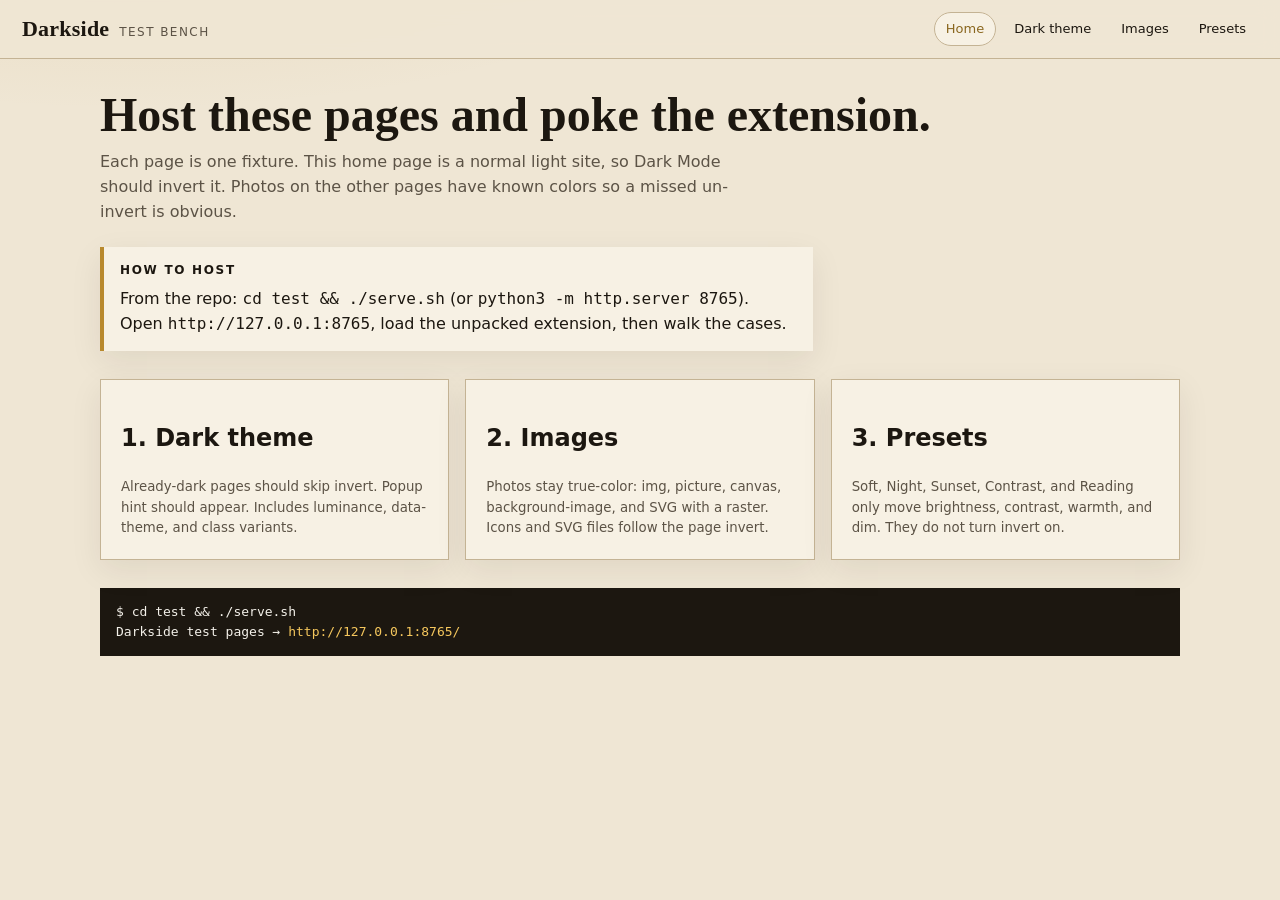
<file: test/index.html>
<!DOCTYPE html>
<html lang="en">
  <head>
    <meta charset="utf-8" />
    <meta name="viewport" content="width=device-width, initial-scale=1" />
    <title>Darkside test pages</title>
    <link rel="stylesheet" href="css/test.css" />
  </head>
  <body>
    <header class="site-header">
      <a class="brand" href="index.html">
        <strong>Darkside</strong>
        <span>test bench</span>
      </a>
      <nav>
        <a href="index.html" aria-current="page">Home</a>
        <a href="dark-theme.html">Dark theme</a>
        <a href="images.html">Images</a>
        <a href="presets.html">Presets</a>
      </nav>
    </header>

    <main>
      <div class="hero-copy">
        <h1>Host these pages and poke the extension.</h1>
        <p class="lede">
          Each page is one fixture. This home page is a normal light site, so Dark Mode
          should invert it. Photos on the other pages have known colors so a missed
          un-invert is obvious.
        </p>
      </div>

      <div class="expect">
        <strong>How to host</strong>
        <p>
          From the repo: <code>cd test && ./serve.sh</code>
          (or <code>python3 -m http.server 8765</code>). Open
          <code>http://127.0.0.1:8765</code>, load the unpacked extension, then walk the cases.
        </p>
      </div>

      <section class="home-cards">
        <a href="dark-theme.html">
          <h2>1. Dark theme</h2>
          <small>
            Already-dark pages should skip invert. Popup hint should appear. Includes
            luminance, data-theme, and class variants.
          </small>
        </a>
        <a href="images.html">
          <h2>2. Images</h2>
          <small>
            Photos stay true-color: img, picture, canvas, background-image, and SVG with a
            raster. Icons and SVG files follow the page invert.
          </small>
        </a>
        <a href="presets.html">
          <h2>3. Presets</h2>
          <small>
            Soft, Night, Sunset, Contrast, and Reading only move brightness, contrast,
            warmth, and dim. They do not turn invert on.
          </small>
        </a>
      </section>

      <p class="serve">
        $ cd test && ./serve.sh<br />
        Darkside test pages → <code>http://127.0.0.1:8765/</code>
      </p>
    </main>
  </body>
</html>
</file>
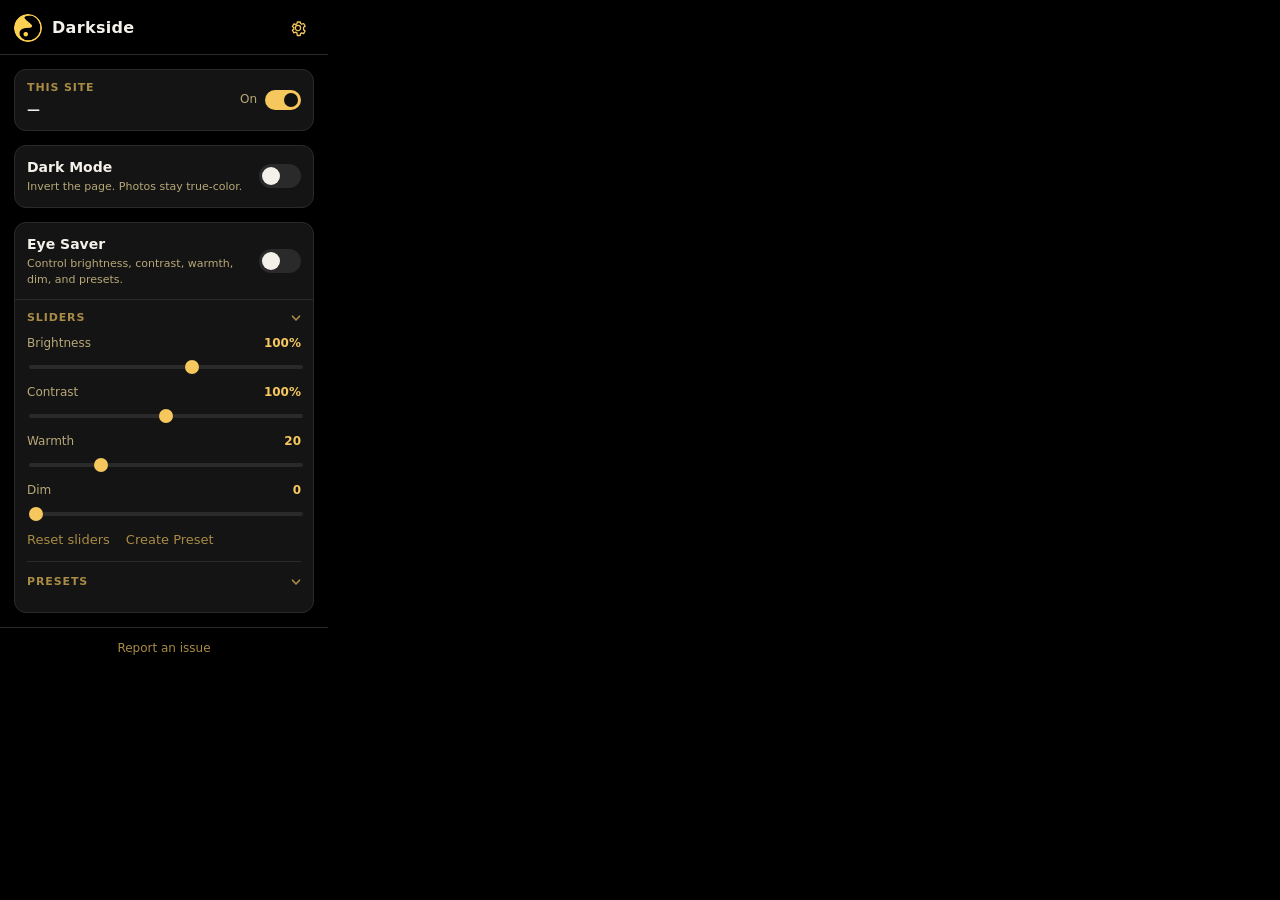
<file: popup/popup.html>
<!DOCTYPE html>
<html lang="en">
  <head>
    <meta charset="utf-8" />
    <meta name="viewport" content="width=device-width, initial-scale=1" />
    <title>Darkside</title>
    <link rel="stylesheet" href="popup.css" />
  </head>
  <body>
    <header class="header">
      <img class="logo" src="../icons/logo.png" alt="" width="28" height="28" />
      <h1>Darkside</h1>
      <button id="open-options" class="icon-btn" title="Settings" aria-label="Settings">
        <svg width="18" height="18" viewBox="0 0 24 24" fill="none" aria-hidden="true">
          <path
            d="M12 15.5a3.5 3.5 0 1 0 0-7 3.5 3.5 0 0 0 0 7Z"
            stroke="currentColor"
            stroke-width="1.7"
          />
          <path
            d="M19.4 13a7.8 7.8 0 0 0 .1-2l2-1.5-2-3.5-2.4 1a7.6 7.6 0 0 0-1.7-1L15 4h-4l-.4 2.5a7.6 7.6 0 0 0-1.7 1l-2.4-1-2 3.5 2 1.5a7.8 7.8 0 0 0 0 2l-2 1.5 2 3.5 2.4-1a7.6 7.6 0 0 0 1.7 1L11 22h4l.4-2.5a7.6 7.6 0 0 0 1.7-1l2.4 1 2-3.5-2-1.5Z"
            stroke="currentColor"
            stroke-width="1.7"
            stroke-linejoin="round"
          />
        </svg>
      </button>
    </header>

    <div id="main">
      <p id="restricted" class="restricted" hidden>
        Darkside can’t run on this page. Try a regular website.
      </p>

      <section class="site-card">
        <div class="site-copy">
          <span class="eyebrow">This site</span>
          <span id="hostname" class="hostname">—</span>
        </div>
        <label class="site-toggle">
          <span id="site-state">On</span>
          <input id="siteEnabled" type="checkbox" checked />
          <span class="switch small" aria-hidden="true"></span>
        </label>
      </section>

      <div id="page-controls">
        <div class="dark-card">
          <label class="dark-toggle">
            <span>
              <strong>Dark Mode</strong>
              <small>Invert the page. Photos stay true-color.</small>
            </span>
            <input id="darkMode" type="checkbox" />
            <span class="switch" aria-hidden="true"></span>
          </label>
          <div id="already-dark" hidden>
            <button
              type="button"
              id="already-dark-toggle"
              class="already-dark-toggle"
              aria-expanded="false"
              aria-controls="already-dark-detail"
            >
              <svg class="chevron" width="10" height="10" viewBox="0 0 10 10" aria-hidden="true">
                <path d="M3.2 1.5 7 5 3.2 8.5" fill="none" stroke="currentColor" stroke-width="1.6" stroke-linecap="round" stroke-linejoin="round" />
              </svg>
              <span>Already looks dark — invert off</span>
            </button>
            <p id="already-dark-detail" hidden>
              Detected <b id="already-dark-reason"></b>. Turn Dark Mode on to invert anyway.
            </p>
          </div>
        </div>

        <div class="dark-card">
          <label class="dark-toggle">
            <span>
              <strong>Eye Saver</strong>
              <small>Control brightness, contrast, warmth, dim, and presets.</small>
            </span>
            <input id="tuneEnabled" type="checkbox" />
            <span class="switch" aria-hidden="true"></span>
          </label>

          <div id="tune-panel">
            <section class="tune-section is-open">
              <button
                type="button"
                id="sliders-toggle"
                class="tune-section-toggle"
                aria-expanded="true"
                aria-controls="sliders-body"
              >
                <span class="eyebrow">Sliders</span>
                <svg class="chevron" width="10" height="10" viewBox="0 0 10 10" aria-hidden="true">
                  <path d="M3.2 1.5 7 5 3.2 8.5" fill="none" stroke="currentColor" stroke-width="1.6" stroke-linecap="round" stroke-linejoin="round" />
                </svg>
              </button>
              <div id="sliders-body" class="tune-section-body">
                <div class="sliders" id="sliders">
                  <label>
                    <span>Brightness <b id="brightness-val">100%</b></span>
                    <input id="brightness" type="range" min="25" max="150" value="100" />
                  </label>
                  <label>
                    <span>Contrast <b id="contrast-val">100%</b></span>
                    <input id="contrast" type="range" min="50" max="150" value="100" />
                  </label>
                  <label>
                    <span>Warmth <b id="warmth-val">20</b></span>
                    <input id="warmth" type="range" min="0" max="80" value="20" />
                  </label>
                  <label>
                    <span>Dim <b id="dim-val">0</b></span>
                    <input id="dim" type="range" min="0" max="70" value="0" />
                  </label>
                </div>
                <div class="slider-actions">
                  <button type="button" id="reset-sliders" class="text-btn">Reset sliders</button>
                  <button type="button" id="create-preset" class="text-btn" aria-expanded="false" aria-controls="create-preset-form">
                    Create Preset
                  </button>
                </div>
                <div id="create-preset-form" class="create-preset-form" hidden>
                  <input
                    id="create-preset-name"
                    type="text"
                    maxlength="24"
                    placeholder="Preset name"
                    autocomplete="off"
                    aria-label="Preset name"
                  />
                  <button type="button" id="save-preset">Save</button>
                </div>
              </div>
            </section>

            <hr class="tune-divider" />

            <section class="tune-section is-open">
              <button
                type="button"
                id="presets-toggle"
                class="tune-section-toggle"
                aria-expanded="true"
                aria-controls="presets-body"
              >
                <span class="eyebrow">Presets</span>
                <svg class="chevron" width="10" height="10" viewBox="0 0 10 10" aria-hidden="true">
                  <path d="M3.2 1.5 7 5 3.2 8.5" fill="none" stroke="currentColor" stroke-width="1.6" stroke-linecap="round" stroke-linejoin="round" />
                </svg>
              </button>
              <div id="presets-body" class="tune-section-body">
                <div class="presets" role="group" aria-label="Presets"></div>
                <p id="presets-empty" class="presets-empty" hidden>
                  No presets to show. Create one, or turn on defaults in Custom Presets.
                </p>
              </div>
            </section>
          </div>
        </div>
      </div>
    </div>

    <footer class="popup-footer">
      <a
        id="report-issue"
        class="report-issue"
        href="https://github.com/dmendoza05/darkside/issues/new"
        target="_blank"
        rel="noopener noreferrer"
      >
        Report an issue
      </a>
    </footer>

    <script src="../shared/defaults.js"></script>
    <script src="popup.js"></script>
  </body>
</html>
</file>
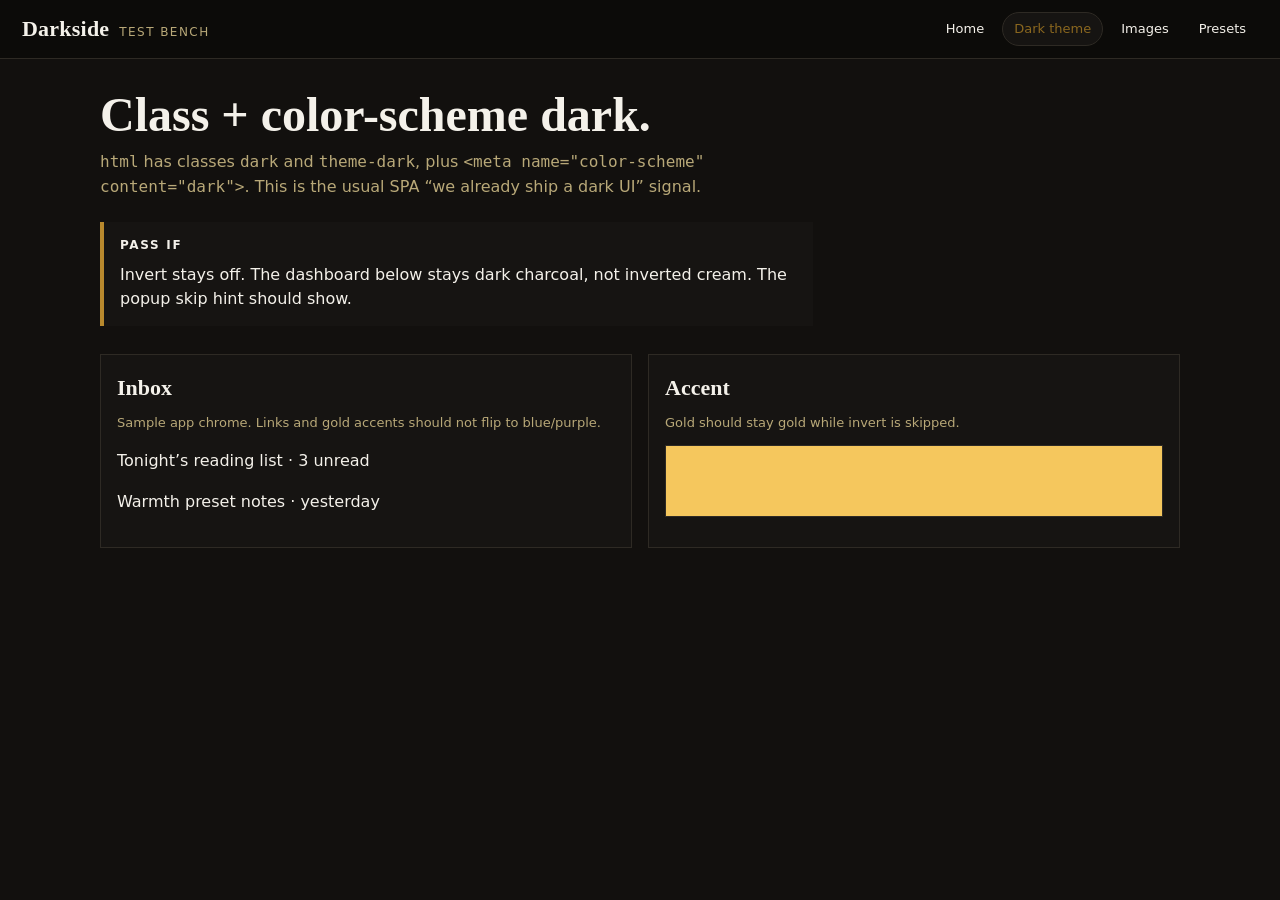
<file: test/dark-theme-class.html>
<!DOCTYPE html>
<html lang="en" class="dark theme-dark">
  <head>
    <meta charset="utf-8" />
    <meta name="viewport" content="width=device-width, initial-scale=1" />
    <meta name="color-scheme" content="dark" />
    <title>Class dark — Darkside test</title>
    <link rel="stylesheet" href="css/test.css" />
  </head>
  <body class="dark-fixture" style="background-color: #12100e; color: #f4f1ea">
    <header class="site-header">
      <a class="brand" href="index.html">
        <strong>Darkside</strong>
        <span>test bench</span>
      </a>
      <nav>
        <a href="index.html">Home</a>
        <a href="dark-theme.html" aria-current="page">Dark theme</a>
        <a href="images.html">Images</a>
        <a href="presets.html">Presets</a>
      </nav>
    </header>

    <main>
      <div class="hero-copy">
        <h1>Class + color-scheme dark.</h1>
        <p class="lede">
          <code>html</code> has classes <code>dark</code> and <code>theme-dark</code>, plus
          <code>&lt;meta name="color-scheme" content="dark"&gt;</code>. This is the usual
          SPA “we already ship a dark UI” signal.
        </p>
      </div>

      <div class="expect">
        <strong>Pass if</strong>
        <p>
          Invert stays off. The dashboard below stays dark charcoal, not inverted cream.
          The popup skip hint should show.
        </p>
      </div>

      <section class="grid">
        <article class="card">
          <h2>Inbox</h2>
          <p class="meta">Sample app chrome. Links and gold accents should not flip to blue/purple.</p>
          <p>Tonight’s reading list · 3 unread</p>
          <p>Warmth preset notes · yesterday</p>
        </article>
        <article class="card">
          <h2>Accent</h2>
          <p class="meta">Gold should stay gold while invert is skipped.</p>
          <div class="swatch" style="background: #f5c75d; width: 100%; height: 72px"></div>
        </article>
      </section>
    </main>
  </body>
</html>
</file>
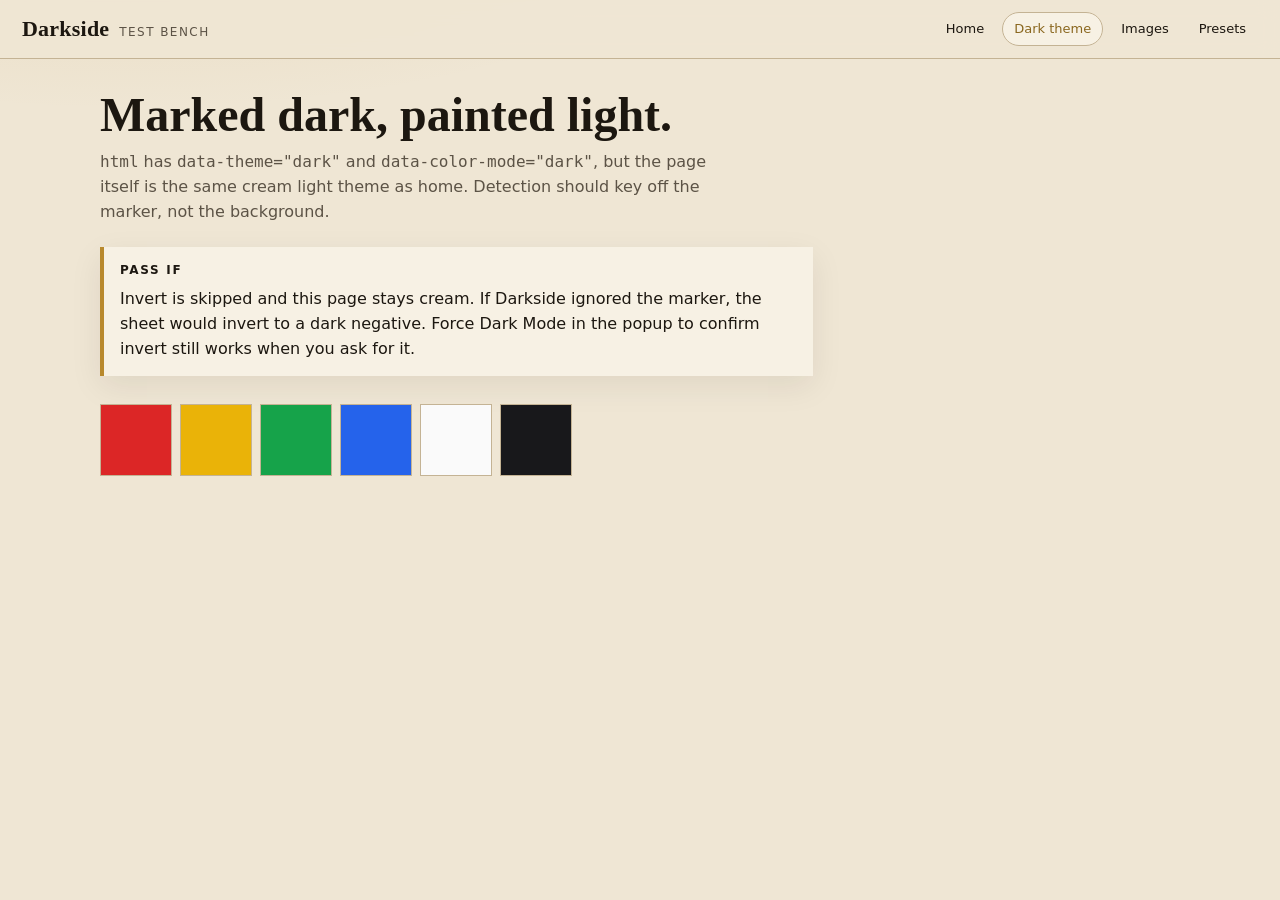
<file: test/dark-theme-marked.html>
<!DOCTYPE html>
<html lang="en" data-theme="dark" data-color-mode="dark">
  <head>
    <meta charset="utf-8" />
    <meta name="viewport" content="width=device-width, initial-scale=1" />
    <title>Marked dark — Darkside test</title>
    <link rel="stylesheet" href="css/test.css" />
  </head>
  <body>
    <header class="site-header">
      <a class="brand" href="index.html">
        <strong>Darkside</strong>
        <span>test bench</span>
      </a>
      <nav>
        <a href="index.html">Home</a>
        <a href="dark-theme.html" aria-current="page">Dark theme</a>
        <a href="images.html">Images</a>
        <a href="presets.html">Presets</a>
      </nav>
    </header>

    <main>
      <div class="hero-copy">
        <h1>Marked dark, painted light.</h1>
        <p class="lede">
          <code>html</code> has <code>data-theme="dark"</code> and
          <code>data-color-mode="dark"</code>, but the page itself is the same cream
          light theme as home. Detection should key off the marker, not the background.
        </p>
      </div>

      <div class="expect">
        <strong>Pass if</strong>
        <p>
          Invert is skipped and this page stays cream. If Darkside ignored the marker, the
          sheet would invert to a dark negative. Force Dark Mode in the popup to confirm
          invert still works when you ask for it.
        </p>
      </div>

      <div class="swatches">
        <div class="swatch red"></div>
        <div class="swatch yellow"></div>
        <div class="swatch green"></div>
        <div class="swatch blue"></div>
        <div class="swatch white"></div>
        <div class="swatch black"></div>
      </div>
    </main>
  </body>
</html>
</file>
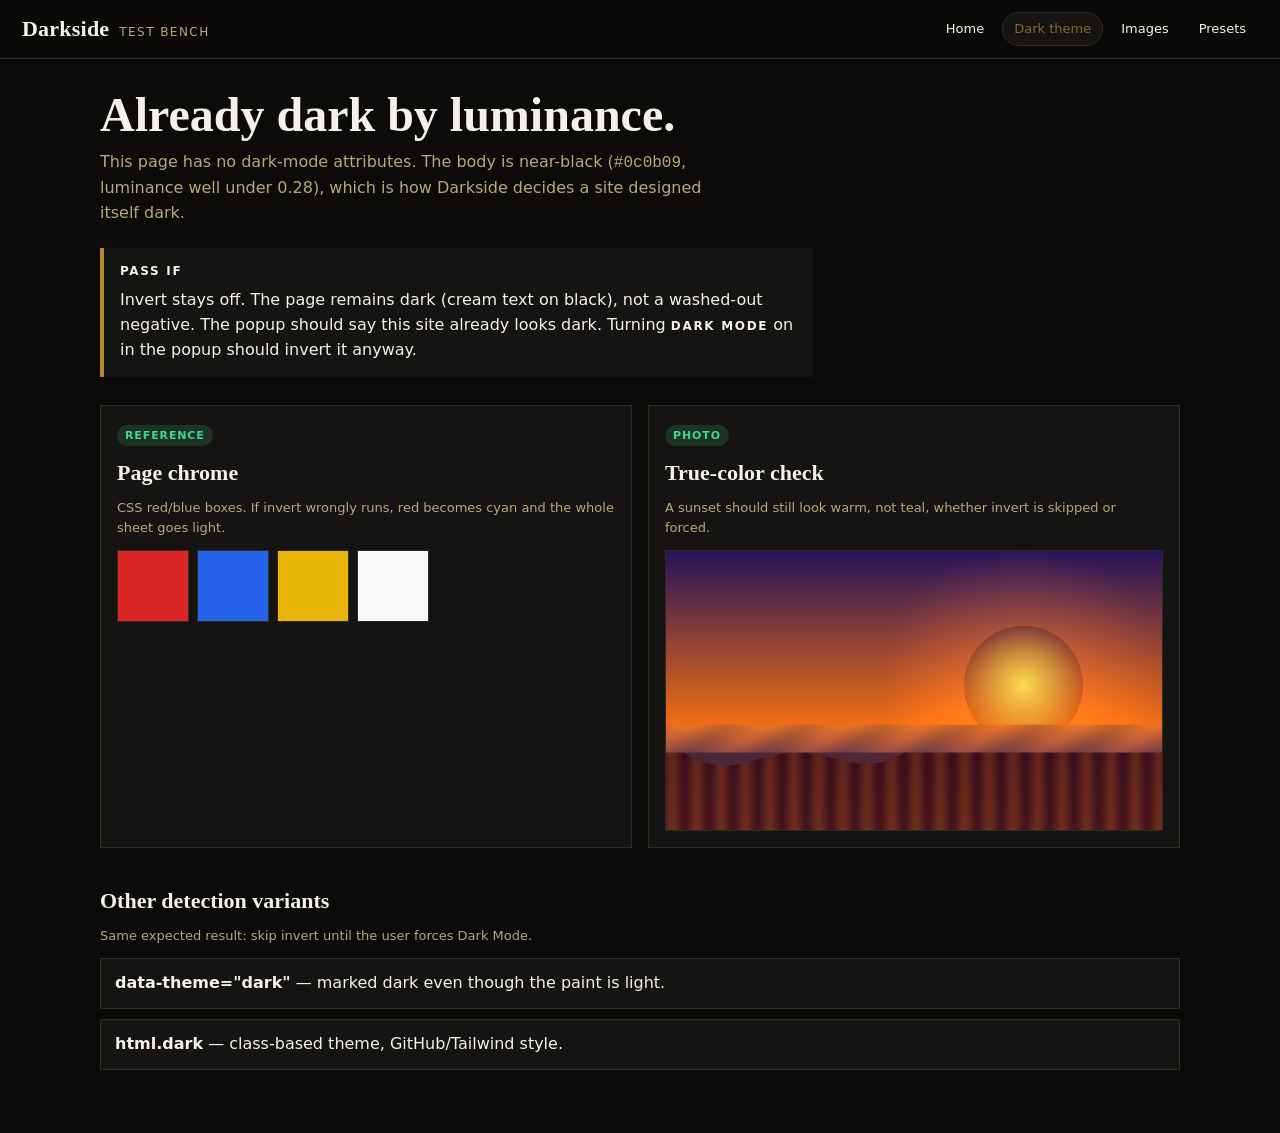
<file: test/dark-theme.html>
<!DOCTYPE html>
<html lang="en">
  <head>
    <meta charset="utf-8" />
    <meta name="viewport" content="width=device-width, initial-scale=1" />
    <title>Dark theme — Darkside test</title>
    <link rel="stylesheet" href="css/test.css" />
  </head>
  <body class="dark-fixture" style="background-color: #0c0b09; color: #f4f1ea">
    <header class="site-header">
      <a class="brand" href="index.html">
        <strong>Darkside</strong>
        <span>test bench</span>
      </a>
      <nav>
        <a href="index.html">Home</a>
        <a href="dark-theme.html" aria-current="page">Dark theme</a>
        <a href="images.html">Images</a>
        <a href="presets.html">Presets</a>
      </nav>
    </header>

    <main>
      <div class="hero-copy">
        <h1>Already dark by luminance.</h1>
        <p class="lede">
          This page has no dark-mode attributes. The body is near-black
          (<code>#0c0b09</code>, luminance well under 0.28), which is how Darkside decides
          a site designed itself dark.
        </p>
      </div>

      <div class="expect">
        <strong>Pass if</strong>
        <p>
          Invert stays off. The page remains dark (cream text on black), not a washed-out
          negative. The popup should say this site already looks dark. Turning
          <strong>Dark Mode</strong> on in the popup should invert it anyway.
        </p>
      </div>

      <section class="grid">
        <article class="card">
          <span class="badge">Reference</span>
          <h2>Page chrome</h2>
          <p class="meta">
            CSS red/blue boxes. If invert wrongly runs, red becomes cyan and the whole
            sheet goes light.
          </p>
          <div class="swatches">
            <div class="swatch red" title="red"></div>
            <div class="swatch blue" title="blue"></div>
            <div class="swatch yellow" title="yellow"></div>
            <div class="swatch white" title="white"></div>
          </div>
        </article>
        <article class="card">
          <span class="badge">Photo</span>
          <h2>True-color check</h2>
          <p class="meta">A sunset should still look warm, not teal, whether invert is skipped or forced.</p>
          <img class="media" src="assets/sunset.png" alt="Warm sunset landscape" width="640" height="360" />
        </article>
      </section>

      <section class="section">
        <h2>Other detection variants</h2>
        <p class="meta">Same expected result: skip invert until the user forces Dark Mode.</p>
        <ul class="variant-list">
          <li>
            <a href="dark-theme-marked.html">
              <strong>data-theme="dark"</strong> — marked dark even though the paint is light.
            </a>
          </li>
          <li>
            <a href="dark-theme-class.html">
              <strong>html.dark</strong> — class-based theme, GitHub/Tailwind style.
            </a>
          </li>
        </ul>
      </section>
    </main>
  </body>
</html>
</file>
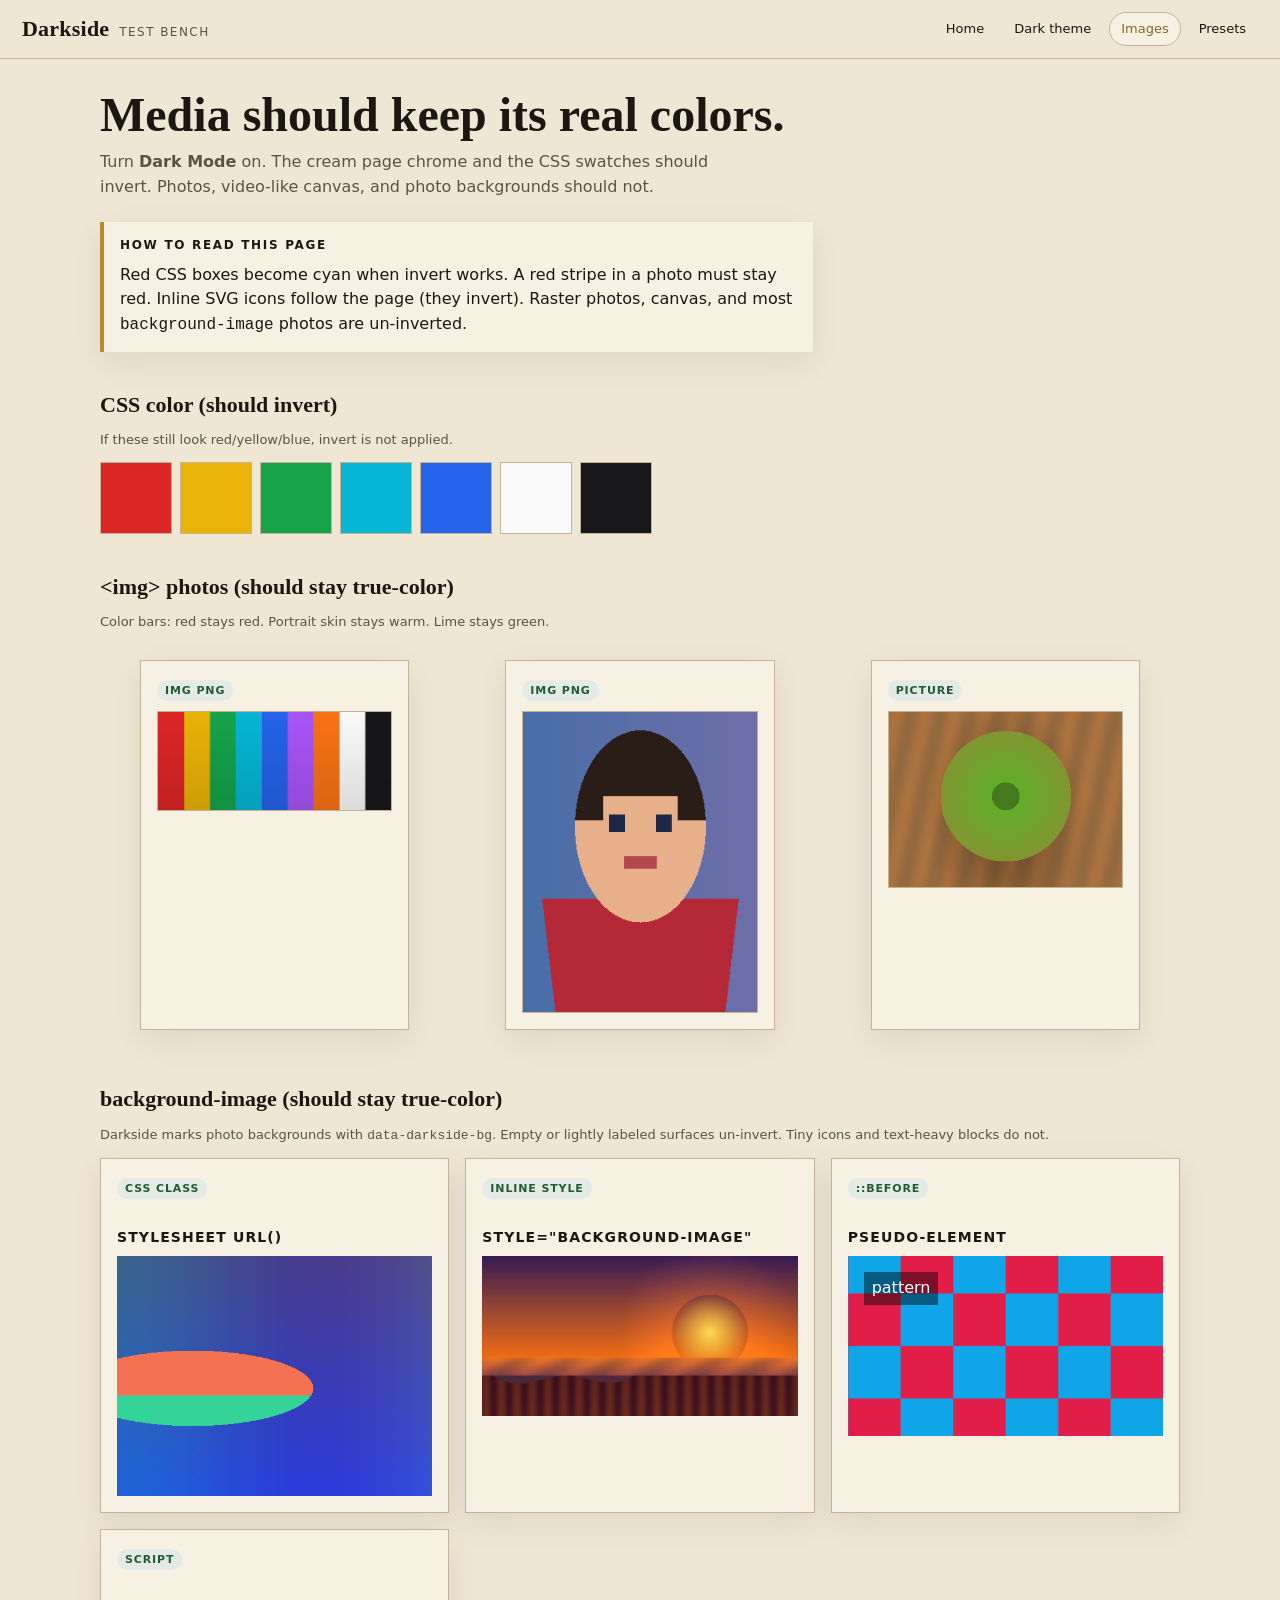
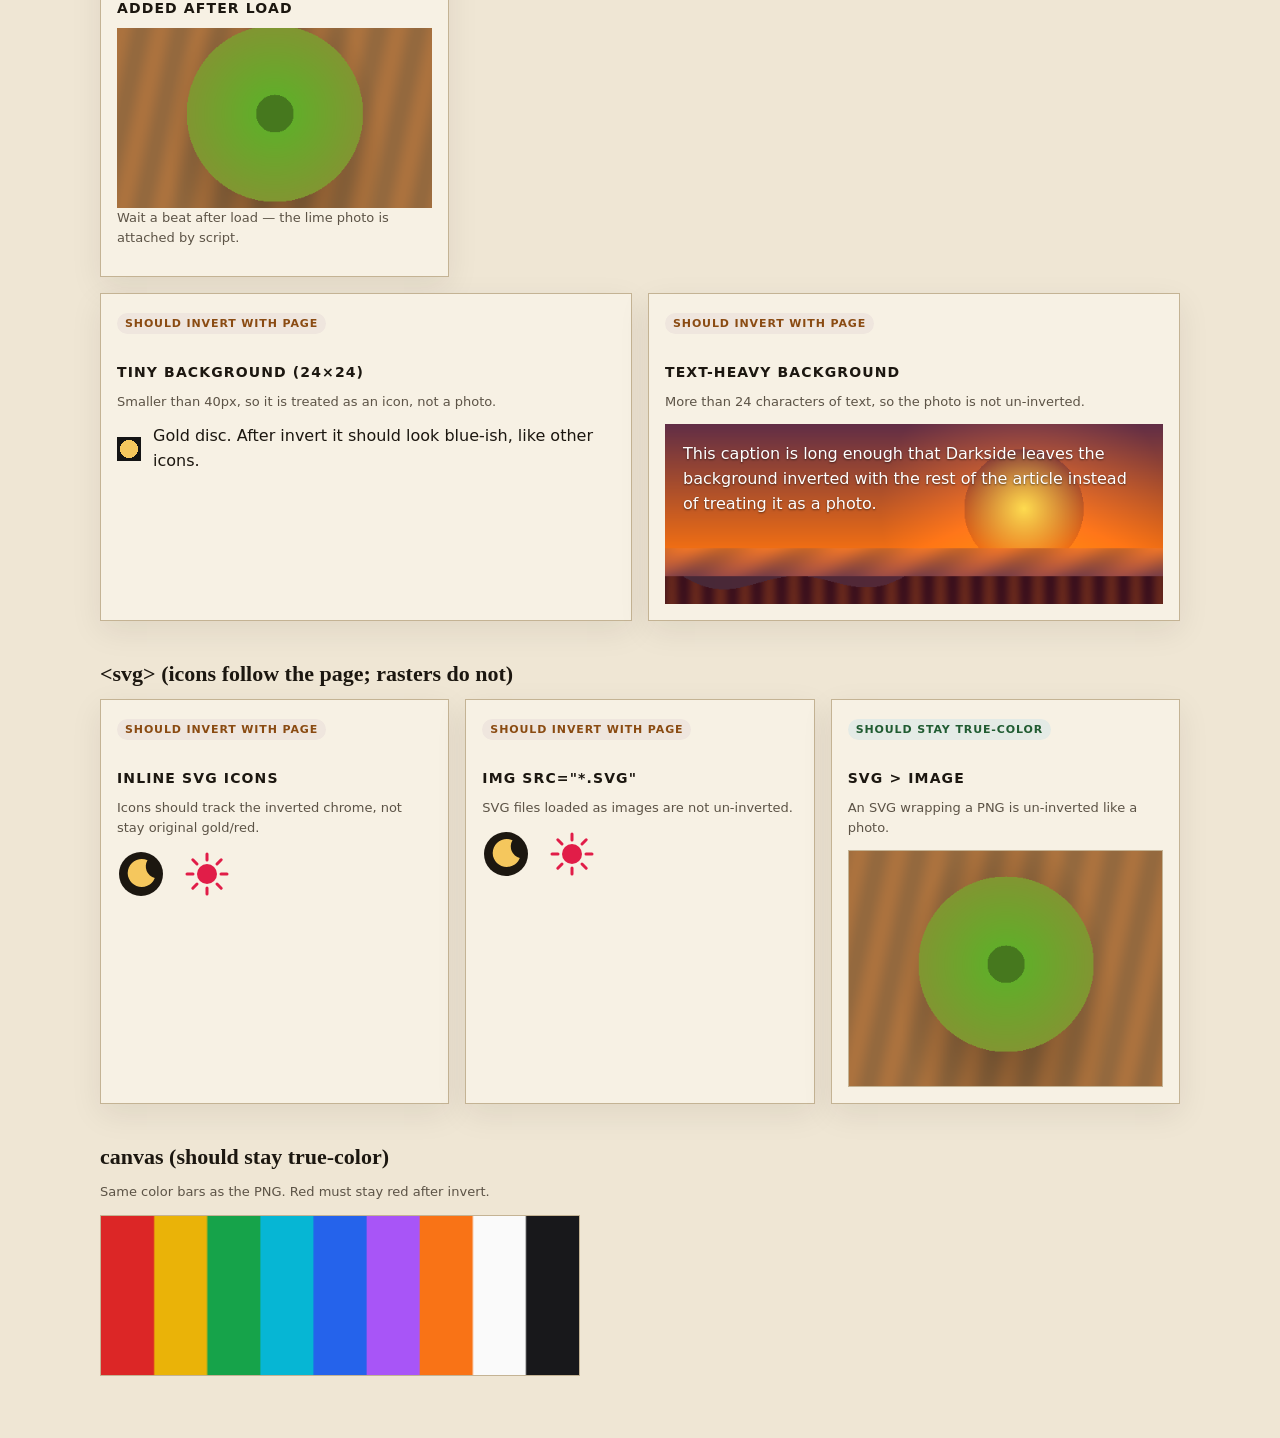
<file: test/images.html>
<!DOCTYPE html>
<html lang="en">
  <head>
    <meta charset="utf-8" />
    <meta name="viewport" content="width=device-width, initial-scale=1" />
    <title>Images — Darkside test</title>
    <link rel="stylesheet" href="css/test.css" />
  </head>
  <body>
    <header class="site-header">
      <a class="brand" href="index.html">
        <strong>Darkside</strong>
        <span>test bench</span>
      </a>
      <nav>
        <a href="index.html">Home</a>
        <a href="dark-theme.html">Dark theme</a>
        <a href="images.html" aria-current="page">Images</a>
        <a href="presets.html">Presets</a>
      </nav>
    </header>

    <main>
      <div class="hero-copy">
        <h1>Media should keep its real colors.</h1>
        <p class="lede">
          Turn <strong>Dark Mode</strong> on. The cream page chrome and the CSS swatches
          should invert. Photos, video-like canvas, and photo backgrounds should not.
        </p>
      </div>

      <div class="expect">
        <strong>How to read this page</strong>
        <p>
          Red CSS boxes become cyan when invert works. A red stripe in a photo must stay
          red. Inline SVG icons follow the page (they invert). Raster photos, canvas, and
          most <code>background-image</code> photos are un-inverted.
        </p>
      </div>

      <section class="section">
        <h2>CSS color (should invert)</h2>
        <p class="meta">If these still look red/yellow/blue, invert is not applied.</p>
        <div class="swatches">
          <div class="swatch red"></div>
          <div class="swatch yellow"></div>
          <div class="swatch green"></div>
          <div class="swatch cyan"></div>
          <div class="swatch blue"></div>
          <div class="swatch white"></div>
          <div class="swatch black"></div>
        </div>
      </section>

      <section class="section">
        <h2>&lt;img&gt; photos (should stay true-color)</h2>
        <p class="meta">Color bars: red stays red. Portrait skin stays warm. Lime stays green.</p>
        <div class="grid">
          <figure class="card">
            <span class="badge">img png</span>
            <img class="media" src="assets/color-bars.png" alt="Red yellow green cyan blue purple orange bars" width="480" height="200" />
          </figure>
          <figure class="card">
            <span class="badge">img png</span>
            <img class="media" src="assets/portrait.png" alt="Simple portrait with warm skin tones" width="280" height="360" />
          </figure>
          <figure class="card">
            <span class="badge">picture</span>
            <picture>
              <source srcset="assets/product.png" type="image/png" />
              <img class="media" src="assets/product.png" alt="Lime on a wood table" width="400" height="300" />
            </picture>
          </figure>
        </div>
      </section>

      <section class="section">
        <h2>background-image (should stay true-color)</h2>
        <p class="meta">
          Darkside marks photo backgrounds with <code>data-darkside-bg</code>. Empty or
          lightly labeled surfaces un-invert. Tiny icons and text-heavy blocks do not.
        </p>
        <div class="grid">
          <div class="card">
            <span class="badge">CSS class</span>
            <h3>Stylesheet url()</h3>
            <div class="hero-bg" role="img" aria-label="Ocean hero photo"></div>
          </div>
          <div class="card">
            <span class="badge">inline style</span>
            <h3>style="background-image"</h3>
            <div
              class="inline-bg"
              style="background-image: url('assets/sunset.png')"
              role="img"
              aria-label="Sunset background"
            ></div>
          </div>
          <div class="card">
            <span class="badge">::before</span>
            <h3>Pseudo-element</h3>
            <div class="pseudo-bg"><span>pattern</span></div>
          </div>
          <div class="card">
            <span class="badge">script</span>
            <h3>Added after load</h3>
            <div id="js-bg" class="js-bg"></div>
            <p class="meta">Wait a beat after load — the lime photo is attached by script.</p>
          </div>
        </div>

        <div class="grid" style="margin-top: 16px">
          <div class="card">
            <span class="badge warn">should invert with page</span>
            <h3>Tiny background (24×24)</h3>
            <p class="meta">Smaller than 40px, so it is treated as an icon, not a photo.</p>
            <div class="tiny-row">
              <div class="tiny-bg" role="img" aria-label="Gold dot icon"></div>
              <span>Gold disc. After invert it should look blue-ish, like other icons.</span>
            </div>
          </div>
          <div class="card">
            <span class="badge warn">should invert with page</span>
            <h3>Text-heavy background</h3>
            <p class="meta">More than 24 characters of text, so the photo is not un-inverted.</p>
            <div class="text-bg">
              This caption is long enough that Darkside leaves the background inverted
              with the rest of the article instead of treating it as a photo.
            </div>
          </div>
        </div>
      </section>

      <section class="section">
        <h2>&lt;svg&gt; (icons follow the page; rasters do not)</h2>
        <div class="grid">
          <div class="card">
            <span class="badge warn">should invert with page</span>
            <h3>Inline SVG icons</h3>
            <p class="meta">Icons should track the inverted chrome, not stay original gold/red.</p>
            <div class="icon-row">
              <svg viewBox="0 0 48 48" width="48" height="48" aria-label="Moon icon">
                <circle cx="24" cy="24" r="22" fill="#1c1710"></circle>
                <path fill="#f5c75d" d="M30.5 10.2A14 14 0 1 0 37.8 28 12 12 0 0 1 30.5 10.2Z"></path>
              </svg>
              <svg viewBox="0 0 48 48" width="48" height="48" aria-label="Sun icon">
                <circle cx="24" cy="24" r="10" fill="#e11d48"></circle>
                <g stroke="#e11d48" stroke-width="3" stroke-linecap="round">
                  <path d="M24 4v6M24 38v6M4 24h6M38 24h6M9.8 9.8l4.2 4.2M34 34l4.2 4.2M9.8 38.2l4.2-4.2M34 14l4.2-4.2"></path>
                </g>
              </svg>
            </div>
          </div>
          <div class="card">
            <span class="badge warn">should invert with page</span>
            <h3>img src="*.svg"</h3>
            <p class="meta">SVG files loaded as images are not un-inverted.</p>
            <div class="icon-row">
              <img src="assets/icon-moon.svg" alt="Moon SVG file" width="48" height="48" />
              <img src="assets/icon-sun.svg" alt="Sun SVG file" width="48" height="48" />
            </div>
          </div>
          <div class="card">
            <span class="badge">should stay true-color</span>
            <h3>svg &gt; image</h3>
            <p class="meta">An SVG wrapping a PNG is un-inverted like a photo.</p>
            <svg class="media" viewBox="0 0 400 300" width="400" height="300" role="img" aria-label="Lime photo inside SVG">
              <image href="assets/product.png" width="400" height="300" />
            </svg>
          </div>
        </div>
      </section>

      <section class="section">
        <h2>canvas (should stay true-color)</h2>
        <p class="meta">Same color bars as the PNG. Red must stay red after invert.</p>
        <canvas id="bars" class="media" width="480" height="160"></canvas>
      </section>
    </main>

    <script>
      const canvas = document.getElementById("bars");
      const ctx = canvas.getContext("2d");
      const colors = ["#dc2626", "#eab308", "#16a34a", "#06b6d4", "#2563eb", "#a855f7", "#f97316", "#fafafa", "#18181b"];
      const w = canvas.width / colors.length;
      colors.forEach((color, i) => {
        ctx.fillStyle = color;
        ctx.fillRect(i * w, 0, w + 1, canvas.height);
      });

      const jsBg = document.getElementById("js-bg");
      requestAnimationFrame(() => {
        jsBg.style.backgroundImage = "url('assets/product.png')";
        jsBg.style.backgroundSize = "cover";
        jsBg.style.backgroundPosition = "center";
      });
    </script>
  </body>
</html>
</file>
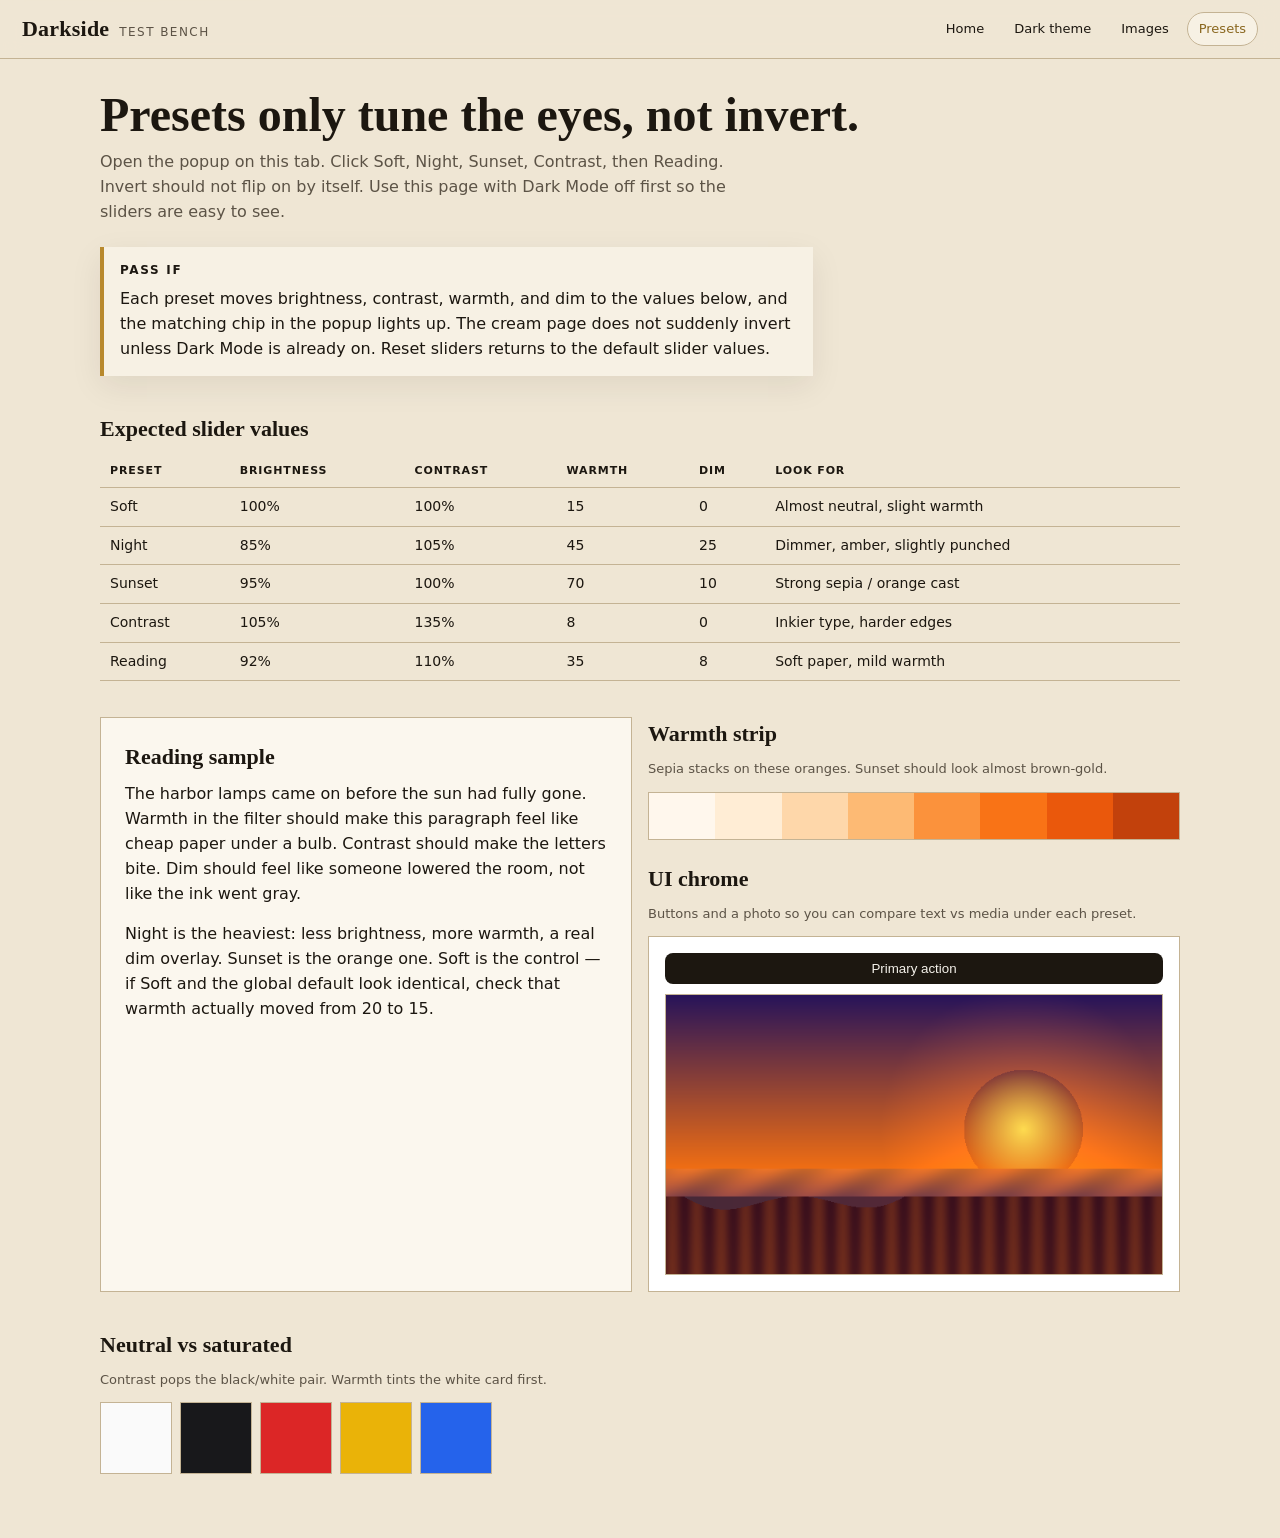
<file: test/presets.html>
<!DOCTYPE html>
<html lang="en">
  <head>
    <meta charset="utf-8" />
    <meta name="viewport" content="width=device-width, initial-scale=1" />
    <title>Presets — Darkside test</title>
    <link rel="stylesheet" href="css/test.css" />
  </head>
  <body>
    <header class="site-header">
      <a class="brand" href="index.html">
        <strong>Darkside</strong>
        <span>test bench</span>
      </a>
      <nav>
        <a href="index.html">Home</a>
        <a href="dark-theme.html">Dark theme</a>
        <a href="images.html">Images</a>
        <a href="presets.html" aria-current="page">Presets</a>
      </nav>
    </header>

    <main>
      <div class="hero-copy">
        <h1>Presets only tune the eyes, not invert.</h1>
        <p class="lede">
          Open the popup on this tab. Click Soft, Night, Sunset, Contrast, then Reading.
          Invert should not flip on by itself. Use this page with Dark Mode off first so
          the sliders are easy to see.
        </p>
      </div>

      <div class="expect">
        <strong>Pass if</strong>
        <p>
          Each preset moves brightness, contrast, warmth, and dim to the values below, and
          the matching chip in the popup lights up. The cream page does not suddenly invert
          unless Dark Mode is already on. Reset sliders returns to the default slider values.
        </p>
      </div>

      <section class="section">
        <h2>Expected slider values</h2>
        <table class="preset-table">
          <thead>
            <tr>
              <th>Preset</th>
              <th>Brightness</th>
              <th>Contrast</th>
              <th>Warmth</th>
              <th>Dim</th>
              <th>Look for</th>
            </tr>
          </thead>
          <tbody>
            <tr>
              <td>Soft</td>
              <td>100%</td>
              <td>100%</td>
              <td>15</td>
              <td>0</td>
              <td>Almost neutral, slight warmth</td>
            </tr>
            <tr>
              <td>Night</td>
              <td>85%</td>
              <td>105%</td>
              <td>45</td>
              <td>25</td>
              <td>Dimmer, amber, slightly punched</td>
            </tr>
            <tr>
              <td>Sunset</td>
              <td>95%</td>
              <td>100%</td>
              <td>70</td>
              <td>10</td>
              <td>Strong sepia / orange cast</td>
            </tr>
            <tr>
              <td>Contrast</td>
              <td>105%</td>
              <td>135%</td>
              <td>8</td>
              <td>0</td>
              <td>Inkier type, harder edges</td>
            </tr>
            <tr>
              <td>Reading</td>
              <td>92%</td>
              <td>110%</td>
              <td>35</td>
              <td>8</td>
              <td>Soft paper, mild warmth</td>
            </tr>
          </tbody>
        </table>
      </section>

      <section class="section grid">
        <article class="reading-pane article">
          <h2>Reading sample</h2>
          <p>
            The harbor lamps came on before the sun had fully gone. Warmth in the filter
            should make this paragraph feel like cheap paper under a bulb. Contrast should
            make the letters bite. Dim should feel like someone lowered the room, not like
            the ink went gray.
          </p>
          <p>
            Night is the heaviest: less brightness, more warmth, a real dim overlay.
            Sunset is the orange one. Soft is the control — if Soft and the global default
            look identical, check that warmth actually moved from 20 to 15.
          </p>
        </article>
        <div>
          <h2>Warmth strip</h2>
          <p class="meta">Sepia stacks on these oranges. Sunset should look almost brown-gold.</p>
          <div class="warmth-strip" aria-hidden="true">
            <span></span><span></span><span></span><span></span>
            <span></span><span></span><span></span><span></span>
          </div>
          <h2 style="margin-top: 22px">UI chrome</h2>
          <p class="meta">Buttons and a photo so you can compare text vs media under each preset.</p>
          <div class="ui-mock">
            <button type="button">Primary action</button>
            <img class="media" src="assets/sunset.png" alt="Sunset photo under presets" width="640" height="360" />
          </div>
        </div>
      </section>

      <section class="section">
        <h2>Neutral vs saturated</h2>
        <p class="meta">Contrast pops the black/white pair. Warmth tints the white card first.</p>
        <div class="swatches">
          <div class="swatch white"></div>
          <div class="swatch black"></div>
          <div class="swatch red"></div>
          <div class="swatch yellow"></div>
          <div class="swatch blue"></div>
        </div>
      </section>
    </main>
  </body>
</html>
</file>
<file: test/css/test.css>
:root {
  --ink: #1c1710;
  --ink-soft: #5c5346;
  --paper: #efe6d4;
  --paper-2: #e4d8c0;
  --rule: #c4b394;
  --gold: #b8892d;
  --gold-deep: #8a671f;
  --pass: #215c32;
  --warn: #8a4b12;
  --chip: #f7f1e4;
  --shadow: 0 10px 30px rgba(40, 28, 8, 0.08);
}

* {
  box-sizing: border-box;
}

html,
body {
  margin: 0;
  padding: 0;
}

body {
  min-height: 100vh;
  color: var(--ink);
  background:
    radial-gradient(1200px 400px at 10% -10%, rgba(184, 137, 45, 0.12), transparent 50%),
    var(--paper);
  font: 16px/1.55 "Avenir Next", "Segoe UI", system-ui, sans-serif;
}

a {
  color: var(--gold-deep);
}

.site-header {
  position: sticky;
  top: 0;
  z-index: 20;
  display: flex;
  flex-wrap: wrap;
  align-items: center;
  gap: 12px 20px;
  padding: 12px 22px;
  background: color-mix(in srgb, var(--paper) 88%, transparent);
  border-bottom: 1px solid var(--rule);
  backdrop-filter: blur(10px);
}

.brand {
  display: flex;
  align-items: baseline;
  gap: 10px;
  color: inherit;
  text-decoration: none;
}

.brand strong {
  font-family: "Iowan Old Style", Palatino, Georgia, serif;
  font-size: 22px;
  letter-spacing: 0.01em;
}

.brand span {
  color: var(--ink-soft);
  font-size: 12px;
  letter-spacing: 0.12em;
  text-transform: uppercase;
}

nav {
  display: flex;
  flex-wrap: wrap;
  gap: 6px;
  margin-left: auto;
}

nav a {
  padding: 6px 11px;
  color: var(--ink);
  text-decoration: none;
  border: 1px solid transparent;
  border-radius: 999px;
  font-size: 13px;
}

nav a:hover,
nav a[aria-current="page"] {
  background: var(--chip);
  border-color: var(--rule);
}

nav a[aria-current="page"] {
  color: var(--gold-deep);
}

main {
  width: min(1080px, calc(100% - 36px));
  margin: 28px auto 64px;
}

.hero-copy h1 {
  margin: 0 0 8px;
  font-family: "Iowan Old Style", Palatino, Georgia, serif;
  font-size: clamp(32px, 5vw, 48px);
  font-weight: 600;
  line-height: 1.15;
}

.lede {
  max-width: 62ch;
  margin: 0 0 22px;
  color: var(--ink-soft);
}

.expect {
  display: grid;
  gap: 8px;
  max-width: 70ch;
  margin: 0 0 28px;
  padding: 14px 16px;
  background: var(--chip);
  border-left: 4px solid var(--gold);
  box-shadow: var(--shadow);
}

.expect strong {
  font-size: 12px;
  letter-spacing: 0.14em;
  text-transform: uppercase;
}

.expect p {
  margin: 0;
}

.grid {
  display: grid;
  grid-template-columns: repeat(auto-fit, minmax(260px, 1fr));
  gap: 16px;
}

.card {
  padding: 16px;
  background: var(--chip);
  border: 1px solid var(--rule);
  box-shadow: var(--shadow);
}

.card h2,
.section h2 {
  margin: 0 0 8px;
  font-family: "Iowan Old Style", Palatino, Georgia, serif;
  font-size: 22px;
}

.card h3,
.section h3 {
  margin: 18px 0 8px;
  font-size: 14px;
  letter-spacing: 0.08em;
  text-transform: uppercase;
}

.meta {
  margin: 0 0 12px;
  color: var(--ink-soft);
  font-size: 13px;
}

.badge {
  display: inline-block;
  margin-bottom: 10px;
  padding: 2px 8px;
  color: var(--pass);
  background: color-mix(in srgb, var(--pass) 12%, white);
  border-radius: 999px;
  font-size: 11px;
  font-weight: 600;
  letter-spacing: 0.08em;
  text-transform: uppercase;
}

.badge.warn {
  color: var(--warn);
  background: color-mix(in srgb, var(--warn) 14%, white);
}

.section {
  margin: 36px 0;
}

.swatches {
  display: flex;
  flex-wrap: wrap;
  gap: 8px;
}

.swatch {
  width: 72px;
  height: 72px;
  border: 1px solid var(--rule);
}

.swatch.red { background: #dc2626; }
.swatch.yellow { background: #eab308; }
.swatch.green { background: #16a34a; }
.swatch.cyan { background: #06b6d4; }
.swatch.blue { background: #2563eb; }
.swatch.white { background: #fafafa; }
.swatch.black { background: #18181b; }

.media {
  display: block;
  max-width: 100%;
  height: auto;
  border: 1px solid var(--rule);
  background: #ddd4c0;
}

.hero-bg,
.inline-bg,
.pseudo-bg,
.js-bg,
.text-bg,
.tiny-bg {
  min-height: 180px;
  background-color: #2a3344;
  background-position: center;
  background-size: cover;
  background-repeat: no-repeat;
}

.hero-bg {
  min-height: 240px;
  background-image: url("../assets/hero.png");
}

.inline-bg {
  min-height: 160px;
}

.pseudo-bg {
  position: relative;
  overflow: hidden;
  background: #2a3344;
}

.pseudo-bg::before {
  content: "";
  position: absolute;
  inset: 0;
  background: url("../assets/pattern.png") center / cover;
}

.pseudo-bg span {
  position: relative;
  z-index: 1;
  display: inline-block;
  margin: 16px;
  padding: 4px 8px;
  color: #fff;
  background: rgba(0, 0, 0, 0.45);
}

.tiny-row {
  display: flex;
  align-items: center;
  gap: 12px;
}

.tiny-bg {
  width: 24px;
  height: 24px;
  min-height: 24px;
  flex: 0 0 24px;
  background-image: url("../assets/icon-tiny.png");
  background-size: 24px 24px;
}

.text-bg {
  padding: 18px;
  color: #fff;
  text-shadow: 0 1px 2px rgba(0, 0, 0, 0.55);
  background-image: url("../assets/sunset.png");
}

.icon-row {
  display: flex;
  flex-wrap: wrap;
  gap: 18px;
  align-items: center;
}

.icon-row svg,
.icon-row img {
  width: 48px;
  height: 48px;
}

.article {
  max-width: 66ch;
}

.article p {
  margin: 0 0 1em;
}

.preset-table {
  width: 100%;
  border-collapse: collapse;
  font-size: 14px;
}

.preset-table th,
.preset-table td {
  padding: 8px 10px;
  text-align: left;
  border-bottom: 1px solid var(--rule);
}

.preset-table th {
  font-size: 11px;
  letter-spacing: 0.08em;
  text-transform: uppercase;
}

.reading-pane {
  padding: 22px 24px;
  background: #fbf7ee;
  border: 1px solid var(--rule);
}

.ui-mock {
  display: grid;
  gap: 10px;
  padding: 16px;
  background: #fff;
  border: 1px solid var(--rule);
}

.ui-mock button {
  padding: 8px 12px;
  color: #f4f1ea;
  background: #1c1710;
  border: 0;
  border-radius: 8px;
}

.warmth-strip {
  display: grid;
  grid-template-columns: repeat(8, 1fr);
  height: 48px;
  border: 1px solid var(--rule);
}

.warmth-strip span:nth-child(1) { background: #fff7ed; }
.warmth-strip span:nth-child(2) { background: #ffedd5; }
.warmth-strip span:nth-child(3) { background: #fed7aa; }
.warmth-strip span:nth-child(4) { background: #fdba74; }
.warmth-strip span:nth-child(5) { background: #fb923c; }
.warmth-strip span:nth-child(6) { background: #f97316; }
.warmth-strip span:nth-child(7) { background: #ea580c; }
.warmth-strip span:nth-child(8) { background: #c2410c; }

.variant-list {
  display: grid;
  gap: 10px;
  margin: 0;
  padding: 0;
  list-style: none;
}

.variant-list a {
  display: block;
  padding: 12px 14px;
  color: inherit;
  text-decoration: none;
  background: var(--chip);
  border: 1px solid var(--rule);
}

.variant-list a:hover {
  border-color: var(--gold);
}

.home-cards {
  display: grid;
  grid-template-columns: repeat(auto-fit, minmax(240px, 1fr));
  gap: 16px;
  margin-top: 24px;
}

.home-cards a {
  display: block;
  padding: 20px;
  color: inherit;
  text-decoration: none;
  background: var(--chip);
  border: 1px solid var(--rule);
  box-shadow: var(--shadow);
}

.home-cards a:hover {
  border-color: var(--gold);
}

.home-cards small {
  display: block;
  margin-top: 6px;
  color: var(--ink-soft);
}

.serve {
  margin-top: 28px;
  padding: 14px 16px;
  background: #1c1710;
  color: #f4f1ea;
  font-family: ui-monospace, SFMono-Regular, Menlo, monospace;
  font-size: 13px;
}

.serve code {
  color: #f5c75d;
}

canvas.media {
  width: 100%;
  max-width: 480px;
}

/* Dark-theme fixture pages keep their own tokens so luminance detection is honest. */
body.dark-fixture {
  --ink: #f4f1ea;
  --ink-soft: #b8a878;
  --paper: #0c0b09;
  --paper-2: #161412;
  --rule: #2e2a24;
  --chip: #161412;
  --shadow: none;
  color: var(--ink);
  background: #0c0b09;
}

body.dark-fixture .site-header {
  background: rgba(12, 11, 9, 0.92);
}

body.dark-fixture .expect,
body.dark-fixture .card,
body.dark-fixture .variant-list a,
body.dark-fixture .home-cards a {
  background: #161412;
}

body.dark-fixture .badge {
  background: color-mix(in srgb, #3dd68c 16%, #161412);
  color: #3dd68c;
}

body.dark-fixture .reading-pane,
body.dark-fixture .ui-mock {
  color: #f4f1ea;
  background: #1c1915;
}
</file>
<file: popup/popup.css>
:root {
  --gold: #f5c75d;
  --gold-deep: #c9a24a;
  --gold-muted: #a88b45;
  --bg: #000000;
  --bg-elev: #141414;
  --bg-hover: #1c1c1c;
  --text: #f4f1ea;
  --text-muted: #b8a878;
  --border: #2a2a2a;
}

* {
  box-sizing: border-box;
}

html {
  max-height: 600px;
  overflow-y: auto;
}

html,
body {
  margin: 0;
  padding: 0;
}

body {
  width: 328px;
  min-height: fit-content;
  color: var(--text);
  background: var(--bg);
  font: 13px/1.4 "Avenir Next", "Segoe UI", system-ui, sans-serif;
  user-select: none;
  -webkit-user-select: none;
}

.header {
  display: flex;
  align-items: center;
  gap: 10px;
  padding: 12px 14px 10px;
  border-bottom: 1px solid var(--border);
}

.logo {
  display: block;
  border-radius: 50%;
}

h1 {
  flex: 1;
  margin: 0;
  font-size: 16px;
  font-weight: 600;
  letter-spacing: 0.02em;
}

.icon-btn {
  display: grid;
  place-items: center;
  width: 32px;
  height: 32px;
  padding: 0;
  color: var(--gold);
  background: transparent;
  border: 0;
  border-radius: 8px;
  cursor: pointer;
}

.icon-btn:hover {
  background: var(--bg-elev);
}

.restricted {
  margin: 0;
  padding: 10px 12px;
  color: var(--text-muted);
  background: var(--bg-elev);
  border: 1px solid var(--border);
  border-radius: 10px;
  font-size: 12px;
}

#main.is-restricted .site-card,
#main.is-restricted #page-controls {
  opacity: 0.4;
  pointer-events: none;
}

#main.is-restricted .site-toggle,
#main.is-restricted .dark-toggle {
  cursor: not-allowed;
}

.dark-card {
  background: var(--bg-elev);
  border: 1px solid var(--border);
  border-radius: 12px;
}

.dark-card .dark-toggle {
  background: transparent;
  border: 0;
  border-radius: 0;
}

.already-dark-toggle {
  display: flex;
  align-items: center;
  gap: 6px;
  width: 100%;
  padding: 8px 12px 9px;
  color: var(--text-muted);
  background: transparent;
  border: 0;
  border-top: 1px solid var(--border);
  font: inherit;
  font-size: 11px;
  line-height: 1.3;
  text-align: left;
  cursor: pointer;
}

.already-dark-toggle:hover {
  color: var(--text);
}

.already-dark-toggle .chevron {
  flex: 0 0 auto;
  color: var(--gold-muted);
  transition: transform 0.15s ease;
}

#already-dark.is-open .chevron {
  transform: rotate(90deg);
}

#already-dark-detail {
  margin: 0;
  padding: 0 12px 10px 28px;
  color: var(--text-muted);
  font-size: 11px;
  line-height: 1.35;
}

#already-dark-detail b {
  color: var(--gold);
  font-weight: 600;
}

#main {
  display: flex;
  flex-direction: column;
  gap: 14px;
  padding: 14px;
}

.eyebrow {
  display: block;
  margin-bottom: 6px;
  color: var(--gold-muted);
  font-size: 11px;
  font-weight: 600;
  letter-spacing: 0.08em;
  text-transform: uppercase;
}

.dark-toggle,
.site-toggle {
  display: flex;
  align-items: center;
  cursor: pointer;
}

.dark-toggle {
  justify-content: space-between;
  gap: 12px;
  padding: 12px;
  background: var(--bg-elev);
  border: 1px solid var(--border);
  border-radius: 12px;
}

.dark-toggle strong {
  display: block;
  font-size: 14px;
}

.dark-toggle small {
  display: block;
  margin-top: 2px;
  color: var(--text-muted);
  font-size: 11px;
}

.dark-toggle input,
.site-toggle input {
  position: absolute;
  opacity: 0;
  pointer-events: none;
}

.switch {
  position: relative;
  flex: 0 0 auto;
  width: 42px;
  height: 24px;
  background: #2a2a2a;
  border-radius: 999px;
  transition: background 0.15s ease;
}

.switch::after {
  content: "";
  position: absolute;
  top: 3px;
  left: 3px;
  width: 18px;
  height: 18px;
  background: #f4f1ea;
  border-radius: 50%;
  transition: transform 0.15s ease;
}

.switch.small {
  width: 36px;
  height: 20px;
}

.switch.small::after {
  width: 14px;
  height: 14px;
}

input:checked + .switch {
  background: var(--gold);
}

input:checked + .switch::after {
  transform: translateX(18px);
  background: #111;
}

input:checked + .switch.small::after {
  transform: translateX(16px);
}

input:focus-visible + .switch {
  outline: 2px solid var(--gold);
  outline-offset: 2px;
}

.site-card {
  display: flex;
  align-items: center;
  justify-content: space-between;
  gap: 10px;
  padding: 10px 12px;
  background: var(--bg-elev);
  border: 1px solid var(--border);
  border-radius: 12px;
}

.hostname {
  display: block;
  max-width: 190px;
  overflow: hidden;
  color: var(--text);
  font-weight: 600;
  text-overflow: ellipsis;
  white-space: nowrap;
}

.site-toggle {
  gap: 8px;
  color: var(--text-muted);
  font-size: 12px;
}

#page-controls {
  display: flex;
  flex-direction: column;
  gap: 14px;
}

#page-controls.is-disabled {
  opacity: 0.4;
  pointer-events: none;
}

#tune-panel {
  display: flex;
  flex-direction: column;
  gap: 10px;
  padding: 10px 12px 12px;
  border-top: 1px solid var(--border);
}

#tune-panel[hidden] {
  display: none;
}

.tune-section-toggle {
  display: flex;
  align-items: center;
  justify-content: space-between;
  gap: 8px;
  width: 100%;
  padding: 0;
  color: inherit;
  background: transparent;
  border: 0;
  font: inherit;
  cursor: pointer;
}

.tune-section-toggle .eyebrow {
  margin-bottom: 0;
}

.tune-section-toggle .chevron {
  flex: 0 0 auto;
  color: var(--gold-muted);
  transition: transform 0.15s ease;
}

.tune-section.is-open .chevron {
  transform: rotate(90deg);
}

.tune-section-body {
  display: flex;
  flex-direction: column;
  gap: 10px;
  margin-top: 10px;
}

.tune-section-body[hidden] {
  display: none;
}

.tune-divider {
  margin: 2px 0;
  border: 0;
  border-top: 1px solid var(--border);
}

.presets {
  display: flex;
  flex-wrap: wrap;
  gap: 6px;
}

.presets button {
  padding: 6px 10px;
  color: var(--text);
  background: var(--bg);
  border: 1px solid var(--border);
  border-radius: 999px;
  font: inherit;
  cursor: pointer;
}

.presets button:hover,
.presets button.active {
  color: #111;
  background: var(--gold);
  border-color: var(--gold);
}

.presets-empty {
  margin: 8px 0 0;
  color: var(--text-muted);
  font-size: 12px;
}

.slider-actions {
  display: flex;
  align-items: center;
  gap: 16px;
}

.create-preset-form {
  display: flex;
  gap: 6px;
  margin-top: 8px;
}

.create-preset-form[hidden] {
  display: none;
}

#create-preset-name {
  flex: 1;
  min-width: 0;
  padding: 6px 8px;
  color: var(--text);
  background: var(--bg);
  border: 1px solid var(--border);
  border-radius: 8px;
  font: inherit;
  font-size: 12px;
  user-select: text;
  -webkit-user-select: text;
}

#create-preset-name:focus {
  outline: none;
  border-color: var(--gold-muted);
}

#save-preset {
  padding: 6px 10px;
  color: #111;
  background: var(--gold);
  border: 0;
  border-radius: 8px;
  font: inherit;
  font-size: 12px;
  cursor: pointer;
}

#save-preset:disabled {
  opacity: 0.4;
  cursor: default;
}

.sliders {
  display: flex;
  flex-direction: column;
  gap: 10px;
}

.sliders label span {
  display: flex;
  justify-content: space-between;
  margin-bottom: 4px;
  color: var(--text-muted);
  font-size: 12px;
}

.sliders b {
  color: var(--gold);
  font-weight: 600;
}

input[type="range"] {
  width: 100%;
  height: 4px;
  appearance: none;
  background: #2a2a2a;
  border-radius: 999px;
  outline: none;
}

input[type="range"]::-webkit-slider-thumb {
  width: 14px;
  height: 14px;
  appearance: none;
  background: var(--gold);
  border: 0;
  border-radius: 50%;
  cursor: pointer;
}

.text-btn {
  padding: 0;
  color: var(--gold-muted);
  background: none;
  border: 0;
  font: inherit;
  cursor: pointer;
}

.text-btn:hover {
  color: var(--gold);
}

.text-btn:disabled {
  opacity: 0.4;
  cursor: default;
}

.popup-footer {
  padding: 8px 14px 12px;
  border-top: 1px solid var(--border);
  text-align: center;
}

.report-issue {
  display: inline-block;
  padding: 4px 8px;
  color: var(--gold-muted);
  font: inherit;
  font-size: 12px;
  text-decoration: none;
  cursor: pointer;
}

.report-issue:hover {
  color: var(--gold);
}
</file>
